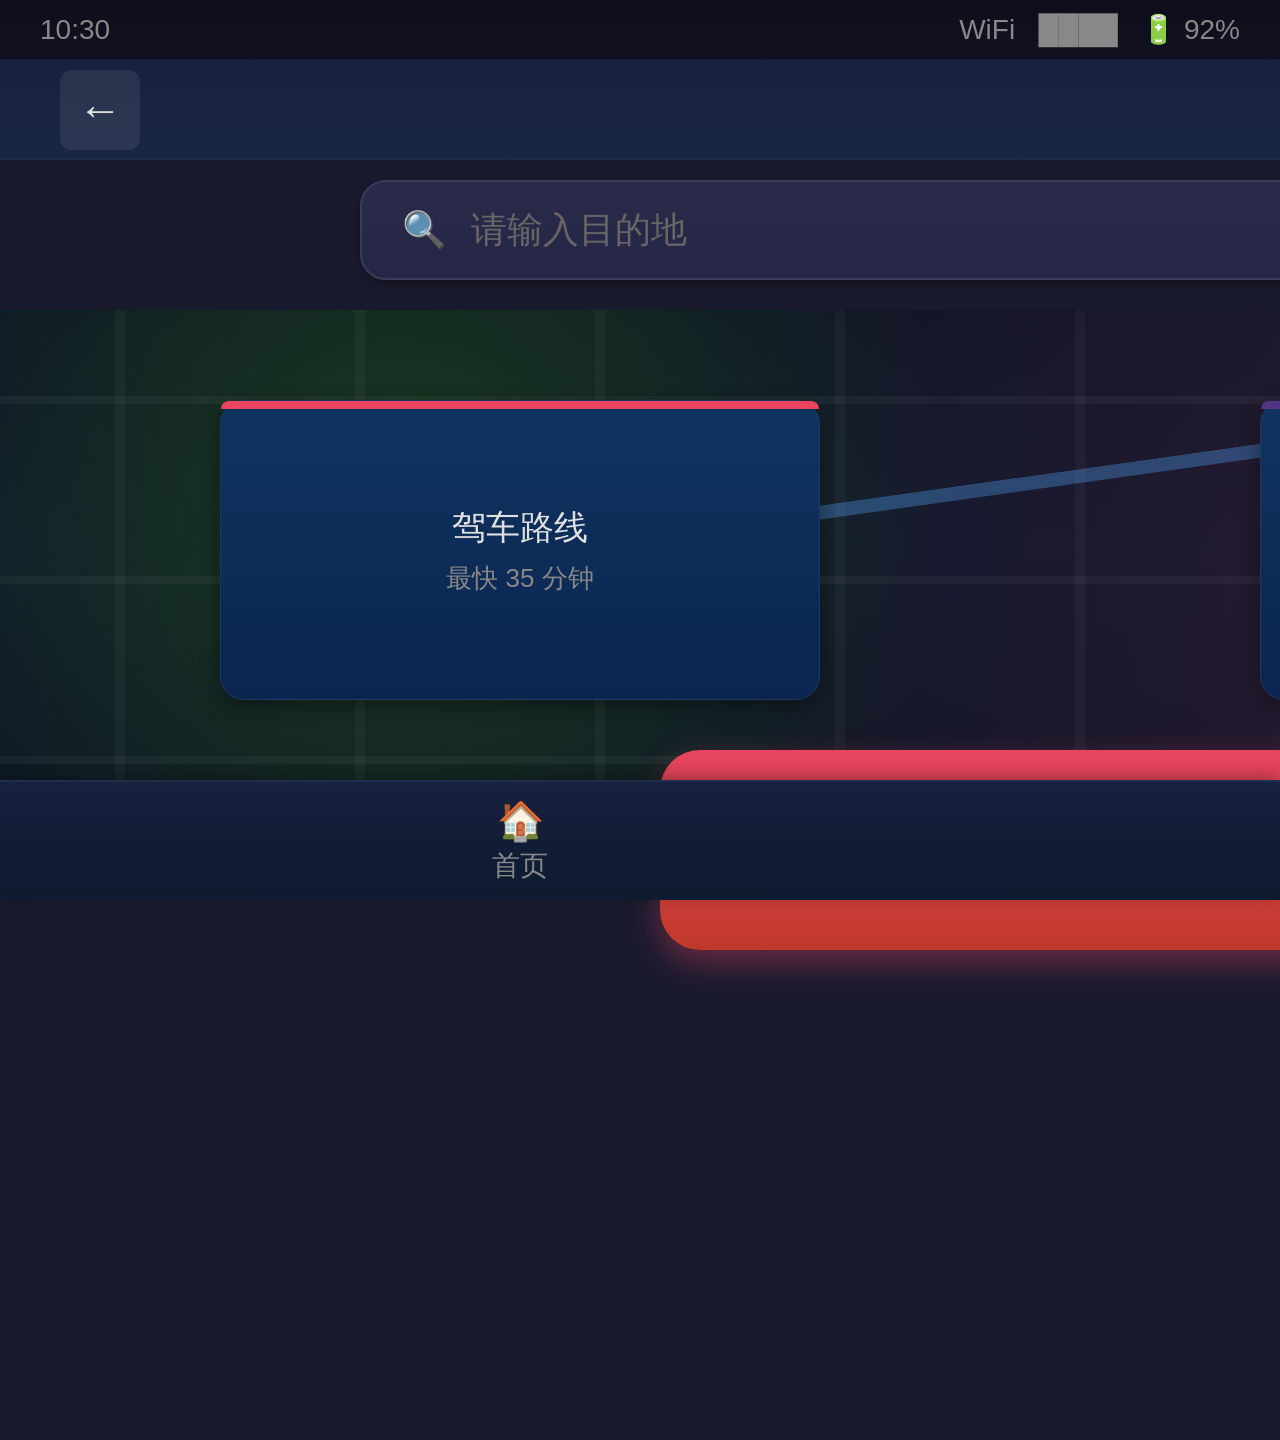
<file: skills/artemis-control-v2/test_ui.html>
<!DOCTYPE html>
<html lang="zh-CN">
<head>
<meta charset="UTF-8">
<meta name="viewport" content="width=device-width, initial-scale=1.0, user-scalable=no">
<title>Coordinate Test</title>
<style>
* { margin: 0; padding: 0; box-sizing: border-box; }
html, body {
  width: 3120px; height: 1440px; overflow: hidden;
  font-family: -apple-system,'PingFang SC','Noto Sans CJK SC',sans-serif;
  background: #1a1a2e;
}

/* ── Status Bar ── */
#status-bar {
  position: absolute; top: 0; left: 0; right: 0; height: 60px;
  background: linear-gradient(180deg, #0d0d1a 0%, #111122 100%);
  display: flex; align-items: center; justify-content: space-between;
  padding: 0 40px; font-size: 28px; color: #888;
  border-bottom: 1px solid #1a1a3a;
}

/* ── Header ── */
#header {
  position: absolute; top: 60px; left: 0; right: 0; height: 100px;
  background: linear-gradient(180deg, #16213e 0%, #1a2744 100%);
  display: flex; align-items: center; padding: 0 40px;
  border-bottom: 1px solid #1e2d50;
}

/* back_button: center at (100, 110) device pixels, 80×80 */
#back-btn {
  position: absolute;
  left: 60px; top: 70px;
  width: 80px; height: 80px;
  display: flex; align-items: center; justify-content: center;
  font-size: 44px; color: #e0e0e0; cursor: pointer;
  background: rgba(255,255,255,0.08); border-radius: 12px;
}

/* search_icon: center at (3020, 110) device pixels, 80×80 */
#search-icon {
  position: absolute;
  left: 2980px; top: 70px;
  width: 80px; height: 80px;
  display: flex; align-items: center; justify-content: center;
  font-size: 40px; color: #e0e0e0;
}

/* ── Search Input Bar: center at (1560, 230), 2400×80 ── */
#search-box {
  position: absolute;
  left: 360px; top: 180px;
  width: 2400px; height: 100px;
  background: linear-gradient(180deg, #2a2a4a 0%, #252545 100%);
  border-radius: 26px;
  border: 2px solid #3a3a5a;
  display: flex; align-items: center; padding: 0 40px;
  box-shadow: 0 4px 12px rgba(0,0,0,0.3);
}
#search-box .placeholder {
  font-size: 36px; color: #666;
}
#search-box .search-icon-inner {
  font-size: 36px; margin-right: 24px; color: #888;
}

/* ── Title ── */
#app-title {
  position: absolute; left: 1560px; top: 80px; transform: translateX(-50%);
  font-size: 40px; font-weight: 600; color: #e0e0e0;
}

/* ── Card Row (y: 400-700) ── */
.card {
  position: absolute; width: 600px; height: 300px;
  background: linear-gradient(180deg, #0f3460 0%, #0b2550 100%);
  border-radius: 24px; cursor: pointer;
  box-shadow: 0 6px 20px rgba(0,0,0,0.4);
  border: 1px solid #1a3a60;
  text-align: center;
  display: flex; flex-direction: column; align-items: center;
  justify-content: center;
}
.card .accent { position: absolute; top: 0; left: 0; right: 0; height: 8px; border-radius: 24px 24px 0 0; }
.card .title { font-size: 34px; color: #e0e0e0; margin-bottom: 10px; }
.card .sub { font-size: 26px; color: #888; }

/* left_card: center at (520, 550) */
#left-card   { left: 220px;  top: 400px; }  /* 220+300=520 */
#left-card .accent { background: #e94560; }

/* center_card: center at (1560, 550) */
#center-card { left: 1260px; top: 400px; }
#center-card .accent { background: #533483; }

/* right_card: center at (2600, 550) */
#right-card  { left: 2300px; top: 400px; }
#right-card .accent { background: #00c853; }

/* ── CTA Button: center at (1560, 850), 1800×200 ── */
#cta-btn {
  position: absolute;
  left: 660px; top: 750px;
  width: 1800px; height: 200px;
  background: linear-gradient(180deg, #e94560 0%, #c0392b 100%);
  border-radius: 40px;
  border: none;
  box-shadow: 0 12px 32px rgba(233,69,96,0.4);
  cursor: pointer;
  display: flex; flex-direction: column;
  align-items: center; justify-content: center;
}
#cta-btn .main-text { font-size: 44px; font-weight: 600; color: #fff; }
#cta-btn .sub-text  { font-size: 28px; color: #ffcccc; margin-top: 6px; }

/* ── Bottom Nav (y: 1320-1440) ── */
#bottom-nav {
  position: absolute; bottom: 0; left: 0; right: 0; height: 120px;
  background: linear-gradient(180deg, #16213e 0%, #0d1a30 100%);
  display: flex; align-items: center; justify-content: space-around;
  border-top: 2px solid #1e2d50;
  box-shadow: 0 -4px 16px rgba(0,0,0,0.3);
}
.nav-item {
  width: 500px; height: 100px;
  display: flex; flex-direction: column;
  align-items: center; justify-content: center;
  cursor: pointer; border-radius: 16px;
  font-size: 28px; color: #888;
}
.nav-item .icon { font-size: 38px; margin-bottom: 4px; }

/* ── Map-like content area (visual noise) ── */
#map-area {
  position: absolute;
  top: 310px; left: 0; right: 0; bottom: 120px;
  background:
    radial-gradient(circle at 400px 200px, #1a3a20 0%, transparent 60%),
    radial-gradient(circle at 2400px 400px, #1a2a40 0%, transparent 50%),
    radial-gradient(circle at 1500px 300px, #2a1a30 0%, transparent 55%),
    linear-gradient(180deg, #0d1525 0%, #0f1a2e 50%, #0d1525 100%);
}
/* Fake roads */
#map-area::before {
  content: '';
  position: absolute; inset: 0;
  background:
    linear-gradient(0deg, transparent 48%, rgba(255,255,255,0.04) 48%, rgba(255,255,255,0.04) 52%, transparent 52%),
    linear-gradient(90deg, transparent 48%, rgba(255,255,255,0.03) 48%, rgba(255,255,255,0.03) 52%, transparent 52%);
  background-size: 180px 180px, 240px 240px;
}
/* Fake route line */
#map-area::after {
  content: '';
  position: absolute;
  top: 100px; left: 300px;
  width: 2400px; height: 400px;
  border: 14px solid #4a90d9;
  border-radius: 120px;
  border-color: #4a90d9 transparent transparent transparent;
  transform: rotate(-8deg);
  opacity: 0.4;
}
</style>
</head>
<body>

<div id="status-bar">
  <span>10:30</span>
  <span>WiFi &nbsp; ████ &nbsp; 🔋 92%</span>
</div>

<div id="header">
  <div id="app-title">地图导航</div>
</div>

<!-- back_button: center (100, 110) -->
<div id="back-btn">←</div>

<!-- search_icon: center (3020, 110) -->
<div id="search-icon">🔍</div>

<!-- text_input: center (1560, 230) -->
<div id="search-box">
  <span class="search-icon-inner">🔍</span>
  <span class="placeholder">请输入目的地</span>
</div>

<div id="map-area"></div>

<!-- left_card: center (520, 550) -->
<div id="left-card" class="card">
  <div class="accent"></div>
  <div class="title">驾车路线</div>
  <div class="sub">最快 35 分钟</div>
</div>

<!-- center_card: center (1560, 550) -->
<div id="center-card" class="card">
  <div class="accent"></div>
  <div class="title">公交路线</div>
  <div class="sub">约 1 小时 20 分</div>
</div>

<!-- right_card: center (2600, 550) -->
<div id="right-card" class="card">
  <div class="accent"></div>
  <div class="title">步行路线</div>
  <div class="sub">约 2 小时 45 分</div>
</div>

<!-- cta_button: center (1560, 850) -->
<div id="cta-btn">
  <span class="main-text">开始导航</span>
  <span class="sub-text">全程约 35 公里 · 预计 42 分钟</span>
</div>

<!-- Bottom nav -->
<div id="bottom-nav">
  <!-- nav_home: center (520, 1380) -->
  <div class="nav-item" style="position:absolute; left:270px; top:10px;">
    <span class="icon">🏠</span>
    <span>首页</span>
  </div>
  <!-- nav_route: center (1310, 1380) - adjusted from 1560 to avoid center overlap -->
  <div class="nav-item" style="position:absolute; left:1060px; top:10px;">
    <span class="icon">📍</span>
    <span>路线</span>
  </div>
  <!-- nav_profile: center (2600, 1380) -->
  <div class="nav-item" style="position:absolute; left:2350px; top:10px;">
    <span class="icon">👤</span>
    <span>我的</span>
  </div>
</div>

</body>
</html>
</file>
